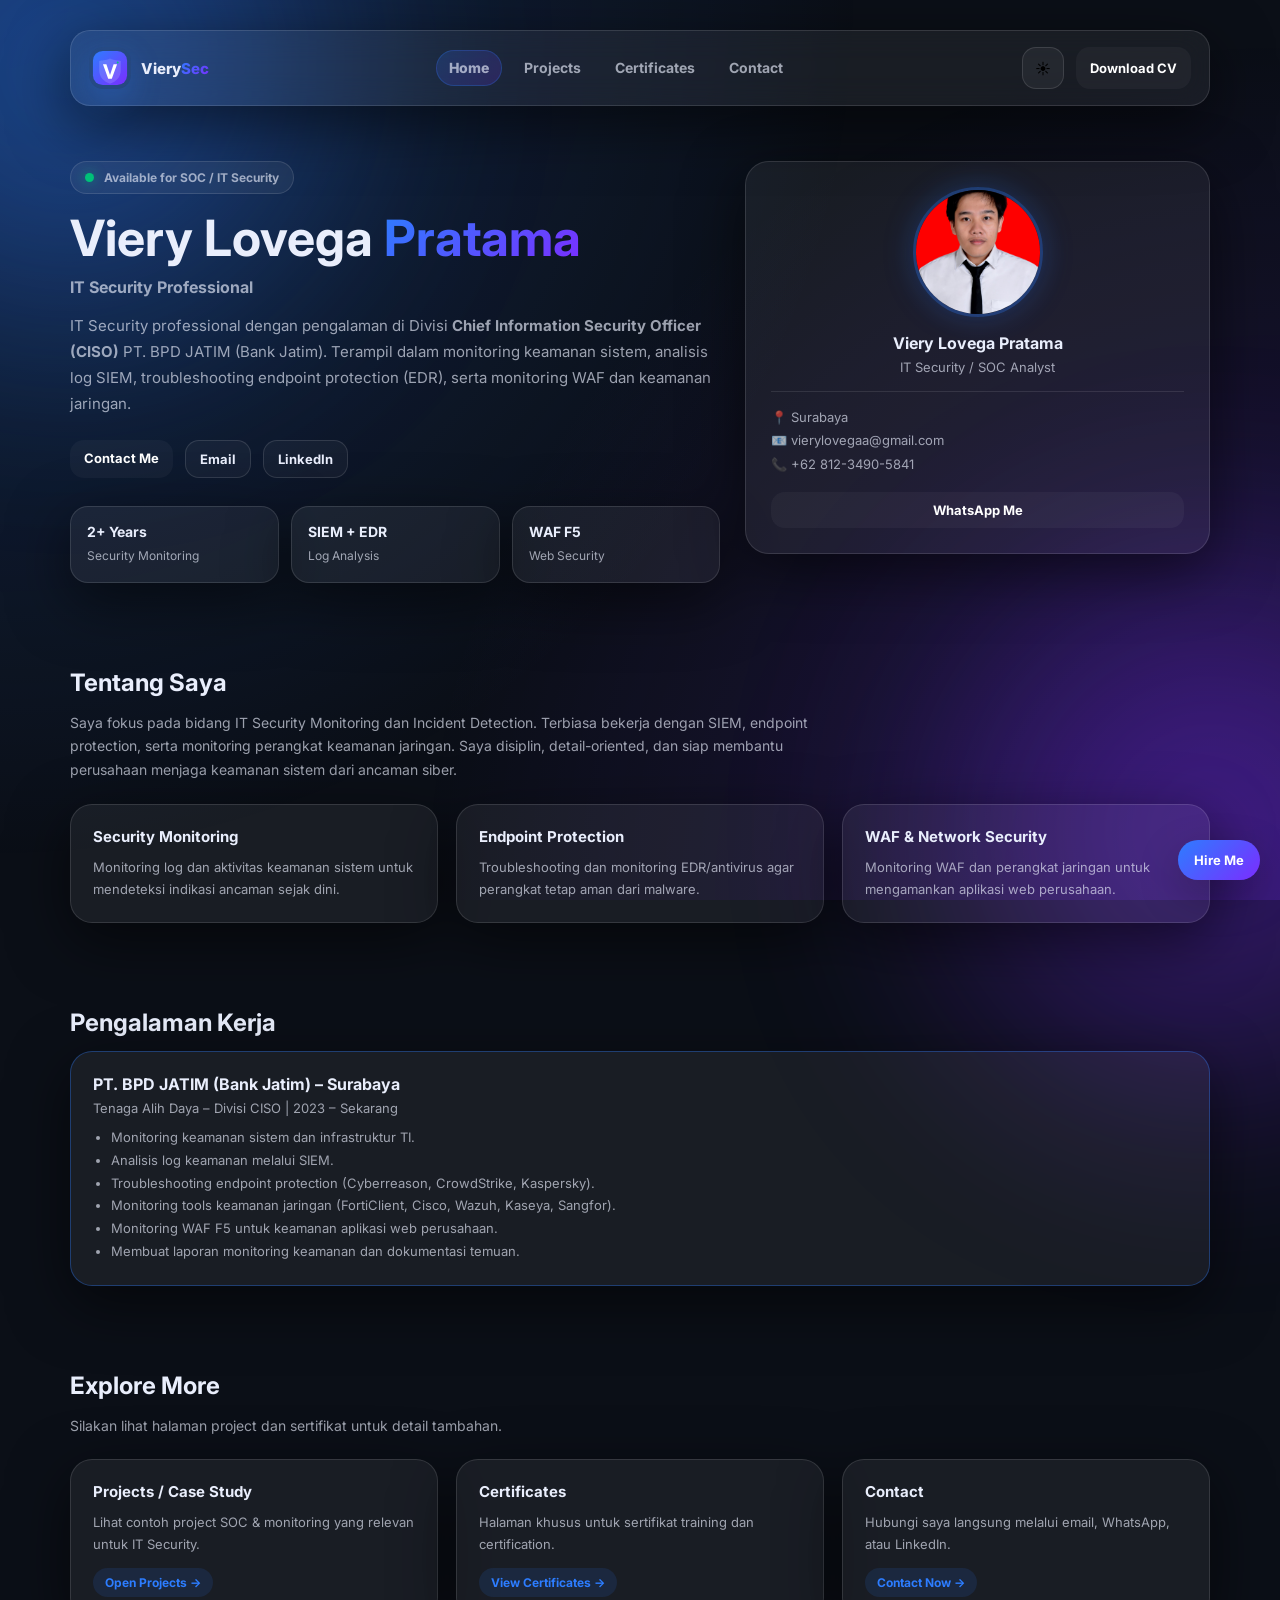
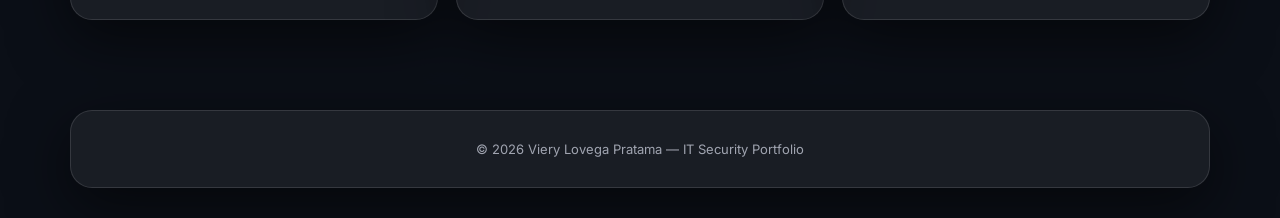
<file: index.html>
<!DOCTYPE html>
<html lang="id">
<head>
  <meta charset="UTF-8" />
  <meta name="viewport" content="width=device-width, initial-scale=1.0"/>
  <title>Viery Lovega Pratama | IT Security Portfolio</title>

  <meta name="description" content="Portfolio IT Security - Viery Lovega Pratama. Experienced in SIEM monitoring, endpoint protection, WAF monitoring, and log analysis.">
  <meta name="author" content="Viery Lovega Pratama">

  <meta property="og:title" content="Viery Lovega Pratama | IT Security Portfolio">
  <meta property="og:description" content="IT Security professional experienced in SIEM monitoring, endpoint protection, WAF monitoring, and log analysis.">
  <meta property="og:image" content="assets/img/og-image.png">

  <link rel="icon" type="image/svg+xml" href="assets/img/logo-viery.svg">
  <link rel="stylesheet" href="css/style.css">
  <link rel="apple-touch-icon" href="assets/img/logo-viery.svg">

  <link rel="preconnect" href="https://fonts.googleapis.com">
  <link rel="preconnect" href="https://fonts.gstatic.com" crossorigin>
  <link href="https://fonts.googleapis.com/css2?family=Inter:wght@300;400;600;700;800&display=swap" rel="stylesheet">
</head>

<body>

  <div class="bg-gradient"></div>
  <div class="bg-orb orb-1"></div>
  <div class="bg-orb orb-2"></div>

  <a class="floating-cta" href="contact.html">Hire Me</a>

  <div class="container">

    <!-- NAVBAR -->
    <div id="navbar-placeholder"></div>

    <!-- HERO -->
    <header class="hero">

      <div class="hero-left reveal">
        <div class="hero-badge">
          <span class="dot"></span>
          Available for SOC / IT Security
        </div>

        <h1>Viery Lovega <span>Pratama</span></h1>

        <h2 class="typing-text">
          <span id="typing"></span>
        </h2>

        <p>
          IT Security professional dengan pengalaman di Divisi <b>Chief Information Security Officer (CISO)</b>
          PT. BPD JATIM (Bank Jatim). Terampil dalam monitoring keamanan sistem, analisis log SIEM,
          troubleshooting endpoint protection (EDR), serta monitoring WAF dan keamanan jaringan.
        </p>

        <div class="hero-buttons">
          <a class="btn btn-primary" href="contact.html">Contact Me</a>
          <a class="btn btn-outline" href="mailto:vierylovegaa@gmail.com">Email</a>
          <a class="btn btn-outline" href="https://linkedin.com/in/viery-lovega-65450127a/" target="_blank">LinkedIn</a>
        </div>

        <div class="hero-stats">
          <div class="stat-card">
            <h3>2+ Years</h3>
            <p>Security Monitoring</p>
          </div>
          <div class="stat-card">
            <h3>SIEM + EDR</h3>
            <p>Log Analysis</p>
          </div>
          <div class="stat-card">
            <h3>WAF F5</h3>
            <p>Web Security</p>
          </div>
        </div>
      </div>

      <div class="hero-right reveal">
        <div class="profile-card">
          <img src="assets/img/PASFOTO.jpg" alt="Profile Photo">

          <h3>Viery Lovega Pratama</h3>
          <p class="role">IT Security / SOC Analyst</p>

          <div class="profile-info">
            <p><b>📍</b> Surabaya</p>
            <p><b>📧</b> vierylovegaa@gmail.com</p>
            <p><b>📞</b> +62 812-3490-5841</p>
          </div>

          <a class="btn btn-primary full-btn" href="https://wa.me/6281234905841" target="_blank">
            WhatsApp Me
          </a>
        </div>
      </div>

    </header>

    <!-- ABOUT -->
    <section>
      <h2 class="section-title reveal">Tentang Saya</h2>
      <p class="section-subtitle reveal">
        Saya fokus pada bidang IT Security Monitoring dan Incident Detection. Terbiasa bekerja dengan SIEM,
        endpoint protection, serta monitoring perangkat keamanan jaringan. Saya disiplin, detail-oriented,
        dan siap membantu perusahaan menjaga keamanan sistem dari ancaman siber.
      </p>

      <div class="grid reveal">
        <div class="card">
          <h4>Security Monitoring</h4>
          <p>Monitoring log dan aktivitas keamanan sistem untuk mendeteksi indikasi ancaman sejak dini.</p>
        </div>

        <div class="card">
          <h4>Endpoint Protection</h4>
          <p>Troubleshooting dan monitoring EDR/antivirus agar perangkat tetap aman dari malware.</p>
        </div>

        <div class="card">
          <h4>WAF & Network Security</h4>
          <p>Monitoring WAF dan perangkat jaringan untuk mengamankan aplikasi web perusahaan.</p>
        </div>
      </div>
    </section>

    <!-- EXPERIENCE -->
    <section>
      <h2 class="section-title reveal">Pengalaman Kerja</h2>

      <div class="timeline reveal">
        <div class="timeline-item premium">
          <h4>PT. BPD JATIM (Bank Jatim) – Surabaya</h4>
          <div class="meta">Tenaga Alih Daya – Divisi CISO | 2023 – Sekarang</div>
          <ul>
            <li>Monitoring keamanan sistem dan infrastruktur TI.</li>
            <li>Analisis log keamanan melalui SIEM.</li>
            <li>Troubleshooting endpoint protection (Cyberreason, CrowdStrike, Kaspersky).</li>
            <li>Monitoring tools keamanan jaringan (FortiClient, Cisco, Wazuh, Kaseya, Sangfor).</li>
            <li>Monitoring WAF F5 untuk keamanan aplikasi web perusahaan.</li>
            <li>Membuat laporan monitoring keamanan dan dokumentasi temuan.</li>
          </ul>
        </div>
      </div>
    </section>

    <!-- QUICK LINKS -->
    <section>
      <h2 class="section-title reveal">Explore More</h2>
      <p class="section-subtitle reveal">
        Silakan lihat halaman project dan sertifikat untuk detail tambahan.
      </p>

      <div class="grid reveal">
        <a class="card project-card" href="projects.html">
          <h4>Projects / Case Study</h4>
          <p>Lihat contoh project SOC & monitoring yang relevan untuk IT Security.</p>
          <span class="mini-tag">Open Projects →</span>
        </a>

        <a class="card project-card" href="certificates.html">
          <h4>Certificates</h4>
          <p>Halaman khusus untuk sertifikat training dan certification.</p>
          <span class="mini-tag">View Certificates →</span>
        </a>

        <a class="card project-card" href="contact.html">
          <h4>Contact</h4>
          <p>Hubungi saya langsung melalui email, WhatsApp, atau LinkedIn.</p>
          <span class="mini-tag">Contact Now →</span>
        </a>
      </div>
    </section>

    <!-- FOOTER -->
      <div id="footer-placeholder"></div>

  </div>

  <script src="js/layout.js"></script>
  <script src="js/main.js"></script>
</body>
</html>
</file>
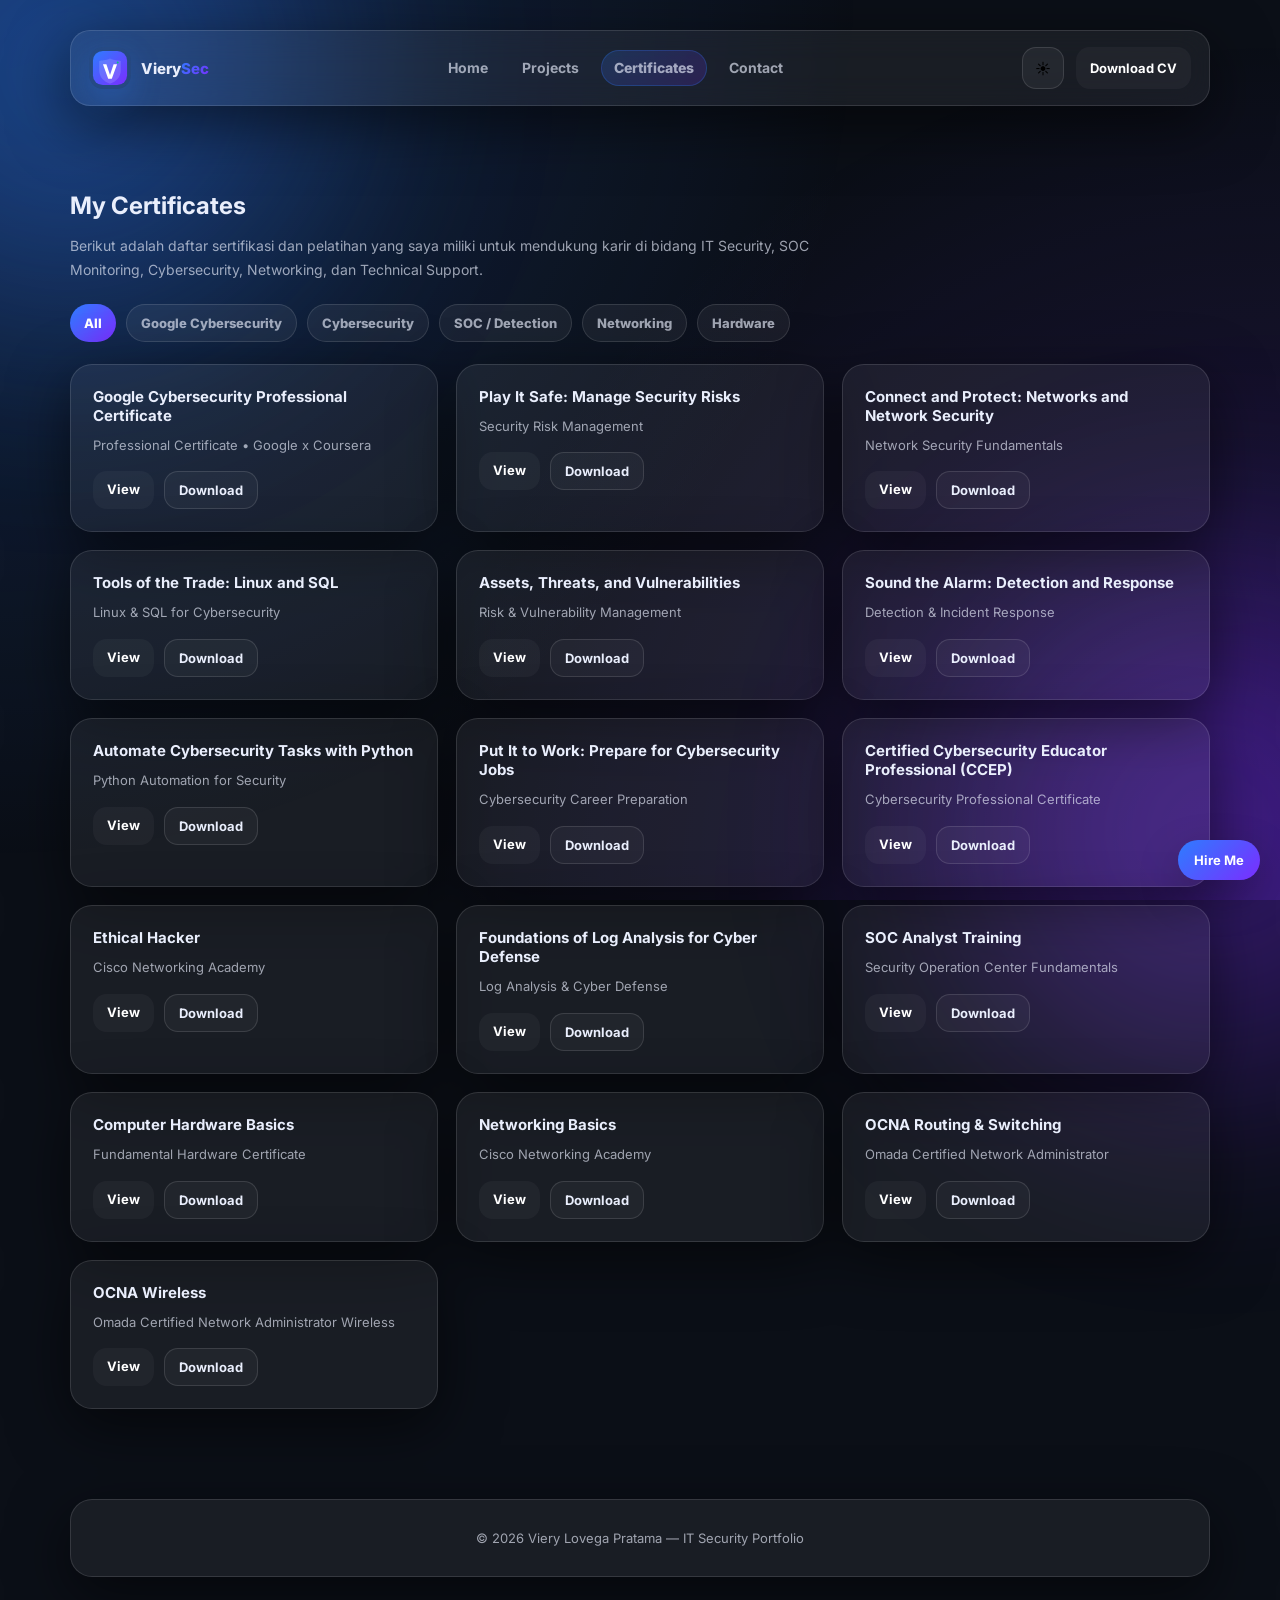
<file: certificates.html>
<!DOCTYPE html>
<html lang="id">
<head>
  <meta charset="UTF-8" />
  <meta name="viewport" content="width=device-width, initial-scale=1.0"/>
  <title>Certificates | Viery Lovega Pratama</title>

  <link rel="icon" type="image/svg+xml" href="assets/img/logo-viery.svg">
  <link rel="stylesheet" href="css/style.css">
  <link rel="apple-touch-icon" href="assets/img/logo-viery.svg">

  <link rel="preconnect" href="https://fonts.googleapis.com">
  <link rel="preconnect" href="https://fonts.gstatic.com" crossorigin>
  <link href="https://fonts.googleapis.com/css2?family=Inter:wght@300;400;600;700;800&display=swap" rel="stylesheet">
</head>

<body>
  <div class="bg-gradient"></div>
  <div class="bg-orb orb-1"></div>
  <div class="bg-orb orb-2"></div>

  <a class="floating-cta" href="contact.html">Hire Me</a>

  <div class="container">
    <div id="navbar-placeholder"></div>

    <section>
      <h2 class="section-title reveal">My Certificates</h2>
      <p class="section-subtitle reveal">
        Berikut adalah daftar sertifikasi dan pelatihan yang saya miliki untuk mendukung karir di bidang IT Security,
        SOC Monitoring, Cybersecurity, Networking, dan Technical Support.
      </p>

      <div class="cert-filter reveal">
        <button class="filter-btn active" data-filter="all">All</button>
        <button class="filter-btn" data-filter="google">Google Cybersecurity</button>
        <button class="filter-btn" data-filter="cyber">Cybersecurity</button>
        <button class="filter-btn" data-filter="soc">SOC / Detection</button>
        <button class="filter-btn" data-filter="network">Networking</button>
        <button class="filter-btn" data-filter="hardware">Hardware</button>
      </div>

      <div class="cert-grid reveal" id="certGrid">

        <div class="cert-card" data-category="google">
          <h4>Google Cybersecurity Professional Certificate</h4>
          <p>Professional Certificate • Google x Coursera</p>
          <div class="cert-actions">
            <a class="btn btn-primary" href="assets/certificates/Google_Cybersecurity.pdf" target="_blank">View</a>
            <a class="btn btn-outline" href="assets/certificates/Google_Cybersecurity.pdf" download>Download</a>
          </div>
        </div>

        <div class="cert-card" data-category="google">
          <h4>Play It Safe: Manage Security Risks</h4>
          <p>Security Risk Management</p>
          <div class="cert-actions">
            <a class="btn btn-primary" href="assets/certificates/Play_It_Safe_Manage_Security_Risks.pdf" target="_blank">View</a>
            <a class="btn btn-outline" href="assets/certificates/Play_It_Safe_Manage_Security_Risks.pdf" download>Download</a>
          </div>
        </div>

        <div class="cert-card" data-category="google">
          <h4>Connect and Protect: Networks and Network Security</h4>
          <p>Network Security Fundamentals</p>
          <div class="cert-actions">
            <a class="btn btn-primary" href="assets/certificates/Connect_and_Protect_Networks_and_Network_Security_.pdf" target="_blank">View</a>
            <a class="btn btn-outline" href="assets/certificates/Connect_and_Protect_Networks_and_Network_Security_.pdf" download>Download</a>
          </div>
        </div>

        <div class="cert-card" data-category="google">
          <h4>Tools of the Trade: Linux and SQL</h4>
          <p>Linux & SQL for Cybersecurity</p>
          <div class="cert-actions">
            <a class="btn btn-primary" href="assets/certificates/Tools_of_the_Trade_Linux_and_SQL.pdf" target="_blank">View</a>
            <a class="btn btn-outline" href="assets/certificates/Tools_of_the_Trade_Linux_and_SQL.pdf" download>Download</a>
          </div>
        </div>

        <div class="cert-card" data-category="google">
          <h4>Assets, Threats, and Vulnerabilities</h4>
          <p>Risk & Vulnerability Management</p>
          <div class="cert-actions">
            <a class="btn btn-primary" href="assets/certificates/Assets_Threats_and_Vulnerabilities.pdf" target="_blank">View</a>
            <a class="btn btn-outline" href="assets/certificates/Assets_Threats_and_Vulnerabilities.pdf" download>Download</a>
          </div>
        </div>

        <div class="cert-card" data-category="soc">
          <h4>Sound the Alarm: Detection and Response</h4>
          <p>Detection & Incident Response</p>
          <div class="cert-actions">
            <a class="btn btn-primary" href="assets/certificates/Sound_the_Alarm_Detection_and_Response.pdf" target="_blank">View</a>
            <a class="btn btn-outline" href="assets/certificates/Sound_the_Alarm_Detection_and_Response.pdf" download>Download</a>
          </div>
        </div>

        <div class="cert-card" data-category="google">
          <h4>Automate Cybersecurity Tasks with Python</h4>
          <p>Python Automation for Security</p>
          <div class="cert-actions">
            <a class="btn btn-primary" href="assets/certificates/Automate_Cybersecurity_Tasks_with_Python.pdf" target="_blank">View</a>
            <a class="btn btn-outline" href="assets/certificates/Automate_Cybersecurity_Tasks_with_Python.pdf" download>Download</a>
          </div>
        </div>

        <div class="cert-card" data-category="google">
          <h4>Put It to Work: Prepare for Cybersecurity Jobs</h4>
          <p>Cybersecurity Career Preparation</p>
          <div class="cert-actions">
            <a class="btn btn-primary" href="assets/certificates/Put_It_to_Work_Prepare_for_Cybersecurity_Jobs.pdf" target="_blank">View</a>
            <a class="btn btn-outline" href="assets/certificates/Put_It_to_Work_Prepare_for_Cybersecurity_Jobs.pdf" download>Download</a>
          </div>
        </div>

        <div class="cert-card" data-category="cyber">
          <h4>Certified Cybersecurity Educator Professional (CCEP)</h4>
          <p>Cybersecurity Professional Certificate</p>
          <div class="cert-actions">
            <a class="btn btn-primary" href="assets/certificates/Certified_Cybersecurity_Educator_Professional_(CCEP).pdf" target="_blank">View</a>
            <a class="btn btn-outline" href="assets/certificates/Certified_Cybersecurity_Educator_Professional_(CCEP).pdf" download>Download</a>
          </div>
        </div>

        <div class="cert-card" data-category="cyber">
          <h4>Ethical Hacker</h4>
          <p>Cisco Networking Academy</p>
          <div class="cert-actions">
            <a class="btn btn-primary" href="assets/certificates/Ethical_Hacker_certificate.pdf" target="_blank">View</a>
            <a class="btn btn-outline" href="assets/certificates/Ethical_Hacker_certificate.pdf" download>Download</a>
          </div>
        </div>

        <div class="cert-card" data-category="soc">
          <h4>Foundations of Log Analysis for Cyber Defense</h4>
          <p>Log Analysis & Cyber Defense</p>
          <div class="cert-actions">
            <a class="btn btn-primary" href="assets/certificates/Foundations_of_Log_Analysis_for_Cyber_Defense (2).pdf" target="_blank">View</a>
            <a class="btn btn-outline" href="assets/certificates/Foundations_of_Log_Analysis_for_Cyber_Defense (2).pdf" download>Download</a>
          </div>
        </div>

        <div class="cert-card" data-category="soc">
          <h4>SOC Analyst Training</h4>
          <p>Security Operation Center Fundamentals</p>
          <div class="cert-actions">
            <a class="btn btn-primary" href="assets/certificates/SOC_Analys.pdf" target="_blank">View</a>
            <a class="btn btn-outline" href="assets/certificates/SOC_Analys.pdf" download>Download</a>
          </div>
        </div>

        <div class="cert-card" data-category="hardware">
          <h4>Computer Hardware Basics</h4>
          <p>Fundamental Hardware Certificate</p>
          <div class="cert-actions">
            <a class="btn btn-primary" href="assets/certificates/Computer_Hardware_Basics_certificate.pdf" target="_blank">View</a>
            <a class="btn btn-outline" href="assets/certificates/Computer_Hardware_Basics_certificate.pdf" download>Download</a>
          </div>
        </div>

        <div class="cert-card" data-category="network">
          <h4>Networking Basics</h4>
          <p>Cisco Networking Academy</p>
          <div class="cert-actions">
            <a class="btn btn-primary" href="assets/certificates/Networking_Basics_certificate.pdf" target="_blank">View</a>
            <a class="btn btn-outline" href="assets/certificates/Networking_Basics_certificate.pdf" download>Download</a>
          </div>
        </div>

        <div class="cert-card" data-category="network">
          <h4>OCNA Routing & Switching</h4>
          <p>Omada Certified Network Administrator</p>
          <div class="cert-actions">
            <a class="btn btn-primary" href="assets/certificates/OCNA_Routing_Switching.pdf" target="_blank">View</a>
            <a class="btn btn-outline" href="assets/certificates/OCNA_Routing_Switching.pdf" download>Download</a>
          </div>
        </div>

        <div class="cert-card" data-category="network">
          <h4>OCNA Wireless</h4>
          <p>Omada Certified Network Administrator Wireless</p>
          <div class="cert-actions">
            <a class="btn btn-primary" href="assets/certificates/OCNA_Wireless.pdf" target="_blank">View</a>
            <a class="btn btn-outline" href="assets/certificates/OCNA_Wireless.pdf" download>Download</a>
          </div>
        </div>

      </div>
    </section>

    <div id="footer-placeholder"></div>
  </div>

  <script src="js/layout.js"></script>
  <script src="js/main.js"></script>

  <script>
    document.addEventListener("DOMContentLoaded", () => {
      const filterBtns = document.querySelectorAll(".filter-btn");
      const certCards = document.querySelectorAll(".cert-card");

      filterBtns.forEach((btn) => {
        btn.addEventListener("click", () => {
          filterBtns.forEach((item) => item.classList.remove("active"));
          btn.classList.add("active");

          const filter = btn.dataset.filter;

          certCards.forEach((card) => {
            const category = card.dataset.category;
            card.style.display = filter === "all" || category === filter ? "block" : "none";
          });
        });
      });
    });
  </script>
</body>
</html>
</file>
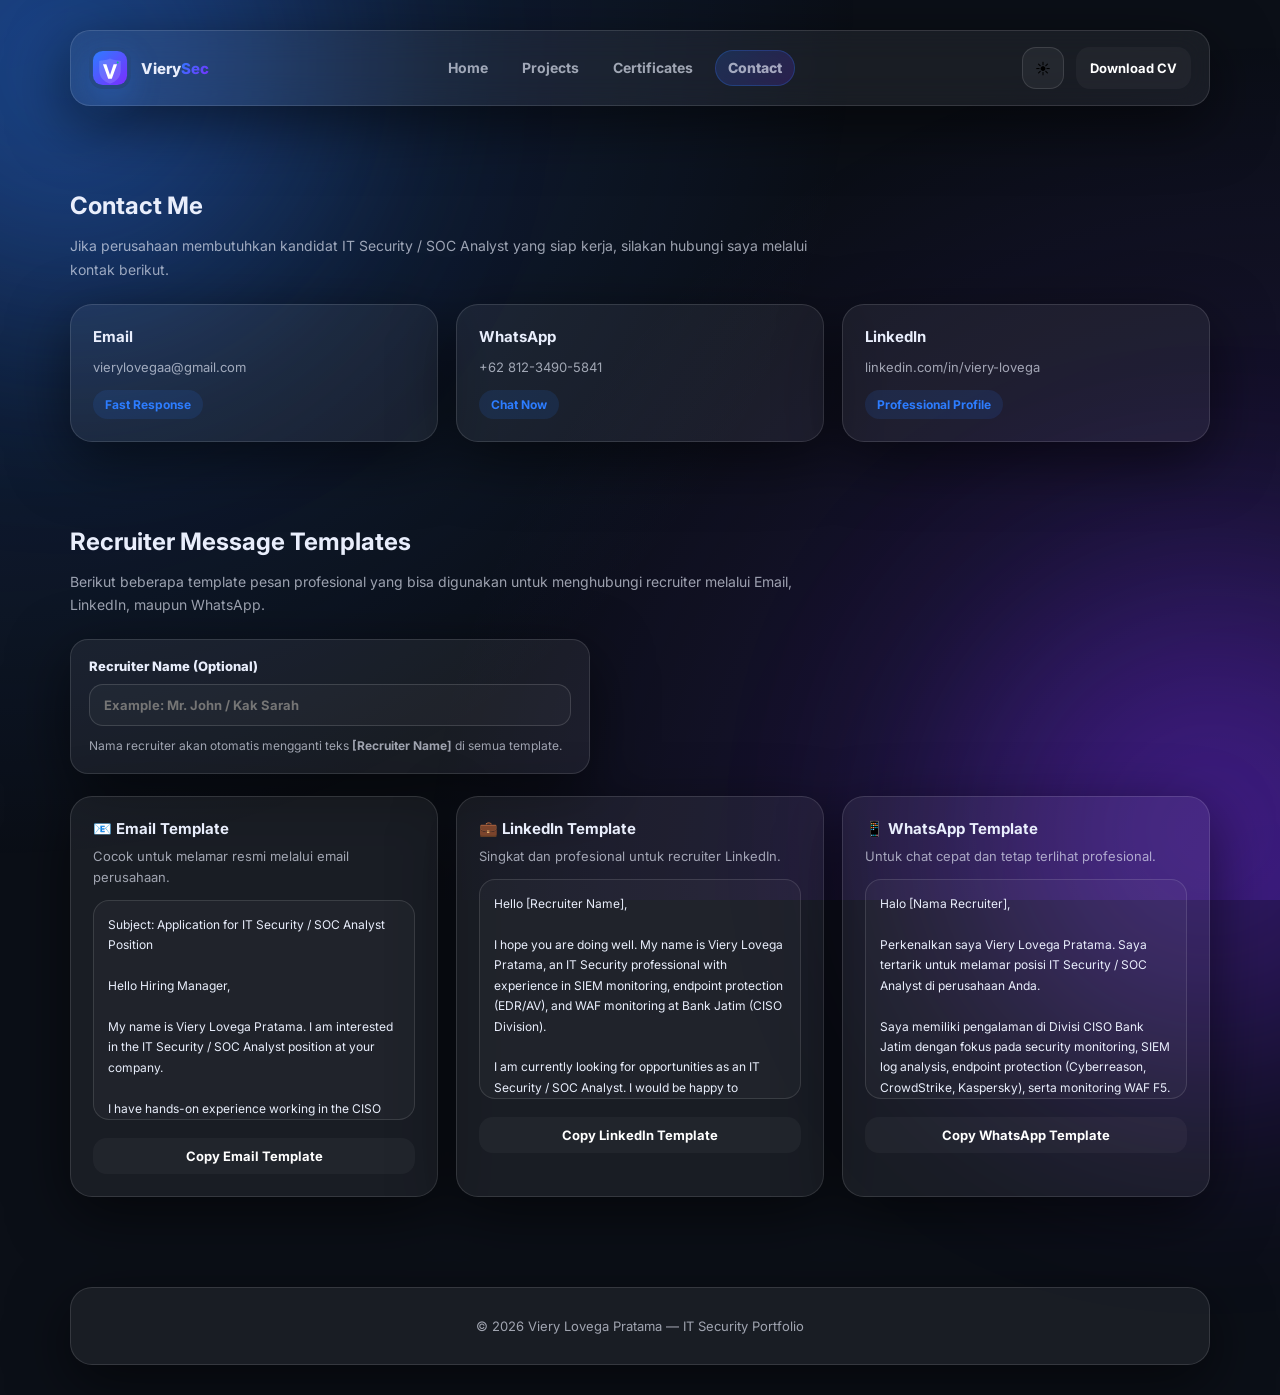
<file: contact.html>
<!DOCTYPE html>
<html lang="id">
<head>
  <meta charset="UTF-8" />
  <meta name="viewport" content="width=device-width, initial-scale=1.0"/>
  <title>Contact | Viery Lovega Pratama</title>

  <link rel="icon" type="image/svg+xml" href="assets/img/logo-viery.svg">
  <link rel="stylesheet" href="css/style.css">
  <link rel="apple-touch-icon" href="assets/img/logo-viery.svg">

  <link rel="preconnect" href="https://fonts.googleapis.com">
  <link rel="preconnect" href="https://fonts.gstatic.com" crossorigin>
  <link href="https://fonts.googleapis.com/css2?family=Inter:wght@300;400;600;700;800&display=swap" rel="stylesheet">
</head>

<body>

  <div class="bg-gradient"></div>
  <div class="bg-orb orb-1"></div>
  <div class="bg-orb orb-2"></div>

  <div class="container">

    <!-- NAVBAR -->
    <div id="navbar-placeholder"></div>

    <section>
      <h2 class="section-title reveal">Contact Me</h2>
      <p class="section-subtitle reveal">
        Jika perusahaan membutuhkan kandidat IT Security / SOC Analyst yang siap kerja,
        silakan hubungi saya melalui kontak berikut.
      </p>

      <div class="grid reveal">
        <div class="card">
          <h4>Email</h4>
          <p><a href="mailto:vierylovegaa@gmail.com">vierylovegaa@gmail.com</a></p>
          <span class="mini-tag">Fast Response</span>
        </div>

        <div class="card">
          <h4>WhatsApp</h4>
          <p><a href="https://wa.me/6281234905841" target="_blank">+62 812-3490-5841</a></p>
          <span class="mini-tag">Chat Now</span>
        </div>

        <div class="card">
          <h4>LinkedIn</h4>
          <p><a href="https://linkedin.com/in/viery-lovega-65450127a/" target="_blank">linkedin.com/in/viery-lovega</a></p>
          <span class="mini-tag">Professional Profile</span>
        </div>
      </div>
    </section>

    <section>
  <h2 class="section-title reveal">Recruiter Message Templates</h2>
  <p class="section-subtitle reveal">
    Berikut beberapa template pesan profesional yang bisa digunakan untuk menghubungi recruiter melalui
    Email, LinkedIn, maupun WhatsApp.
  </p>

  <div class="recruiter-input-box reveal">
  <label for="recruiterName">Recruiter Name (Optional)</label>
  <input type="text" id="recruiterName" placeholder="Example: Mr. John / Kak Sarah" />
  <p class="hint-text">
    Nama recruiter akan otomatis mengganti teks <b>[Recruiter Name]</b> di semua template.
  </p>
</div>

  <div class="message-grid reveal">

    <!-- EMAIL TEMPLATE -->
    <div class="message-card">
      <h4>📧 Email Template</h4>
      <p class="message-desc">Cocok untuk melamar resmi melalui email perusahaan.</p>

      <textarea readonly class="template-box" id="msgEmail">
Subject: Application for IT Security / SOC Analyst Position

Hello Hiring Manager,

My name is Viery Lovega Pratama. I am interested in the IT Security / SOC Analyst position at your company.

I have hands-on experience working in the CISO Division at Bank Jatim, focusing on security monitoring, SIEM log analysis, endpoint protection (Cyberreason, CrowdStrike, Kaspersky), and WAF monitoring (F5).

I would be grateful for the opportunity to discuss how my skills and experience can contribute to your security team.

Thank you for your time and consideration.

Best regards,
Viery Lovega Pratama
Phone: +62 812-3490-5841
Email: vierylovegaa@gmail.com
LinkedIn: linkedin.com/in/viery-lovega-65450127a/
      </textarea>

      <button class="btn btn-primary full-btn" onclick="copyMessage('msgEmail')">
        Copy Email Template
      </button>
    </div>

    <!-- LINKEDIN TEMPLATE -->
    <div class="message-card">
      <h4>💼 LinkedIn Template</h4>
      <p class="message-desc">Singkat dan profesional untuk recruiter LinkedIn.</p>

      <textarea readonly class="template-box" id="msgLinkedin">
Hello [Recruiter Name],

I hope you are doing well. My name is Viery Lovega Pratama, an IT Security professional with experience in SIEM monitoring, endpoint protection (EDR/AV), and WAF monitoring at Bank Jatim (CISO Division).

I am currently looking for opportunities as an IT Security / SOC Analyst. I would be happy to connect and discuss if there are any open positions that match my background.

Thank you,
Viery Lovega Pratama
      </textarea>

      <button class="btn btn-primary full-btn" onclick="copyMessage('msgLinkedin')">
        Copy LinkedIn Template
      </button>
    </div>

    <!-- WHATSAPP TEMPLATE -->
    <div class="message-card">
      <h4>📱 WhatsApp Template</h4>
      <p class="message-desc">Untuk chat cepat dan tetap terlihat profesional.</p>

      <textarea readonly class="template-box" id="msgWhatsapp">
Halo [Nama Recruiter],

Perkenalkan saya Viery Lovega Pratama. Saya tertarik untuk melamar posisi IT Security / SOC Analyst di perusahaan Anda.

Saya memiliki pengalaman di Divisi CISO Bank Jatim dengan fokus pada security monitoring, SIEM log analysis, endpoint protection (Cyberreason, CrowdStrike, Kaspersky), serta monitoring WAF F5.

Apabila ada kesempatan, saya ingin berdiskusi lebih lanjut terkait lowongan yang tersedia.
Terima kasih banyak 🙏

Salam,
Viery Lovega Pratama
      </textarea>

      <button class="btn btn-primary full-btn" onclick="copyMessage('msgWhatsapp')">
        Copy WhatsApp Template
      </button>
    </div>

  </div>
</section>

<!-- FOOTER -->
<div id="footer-placeholder"></div>

  </div>

  <script src="js/layout.js"></script>
  <script src="js/main.js"></script>
</body>
</html>
</file>
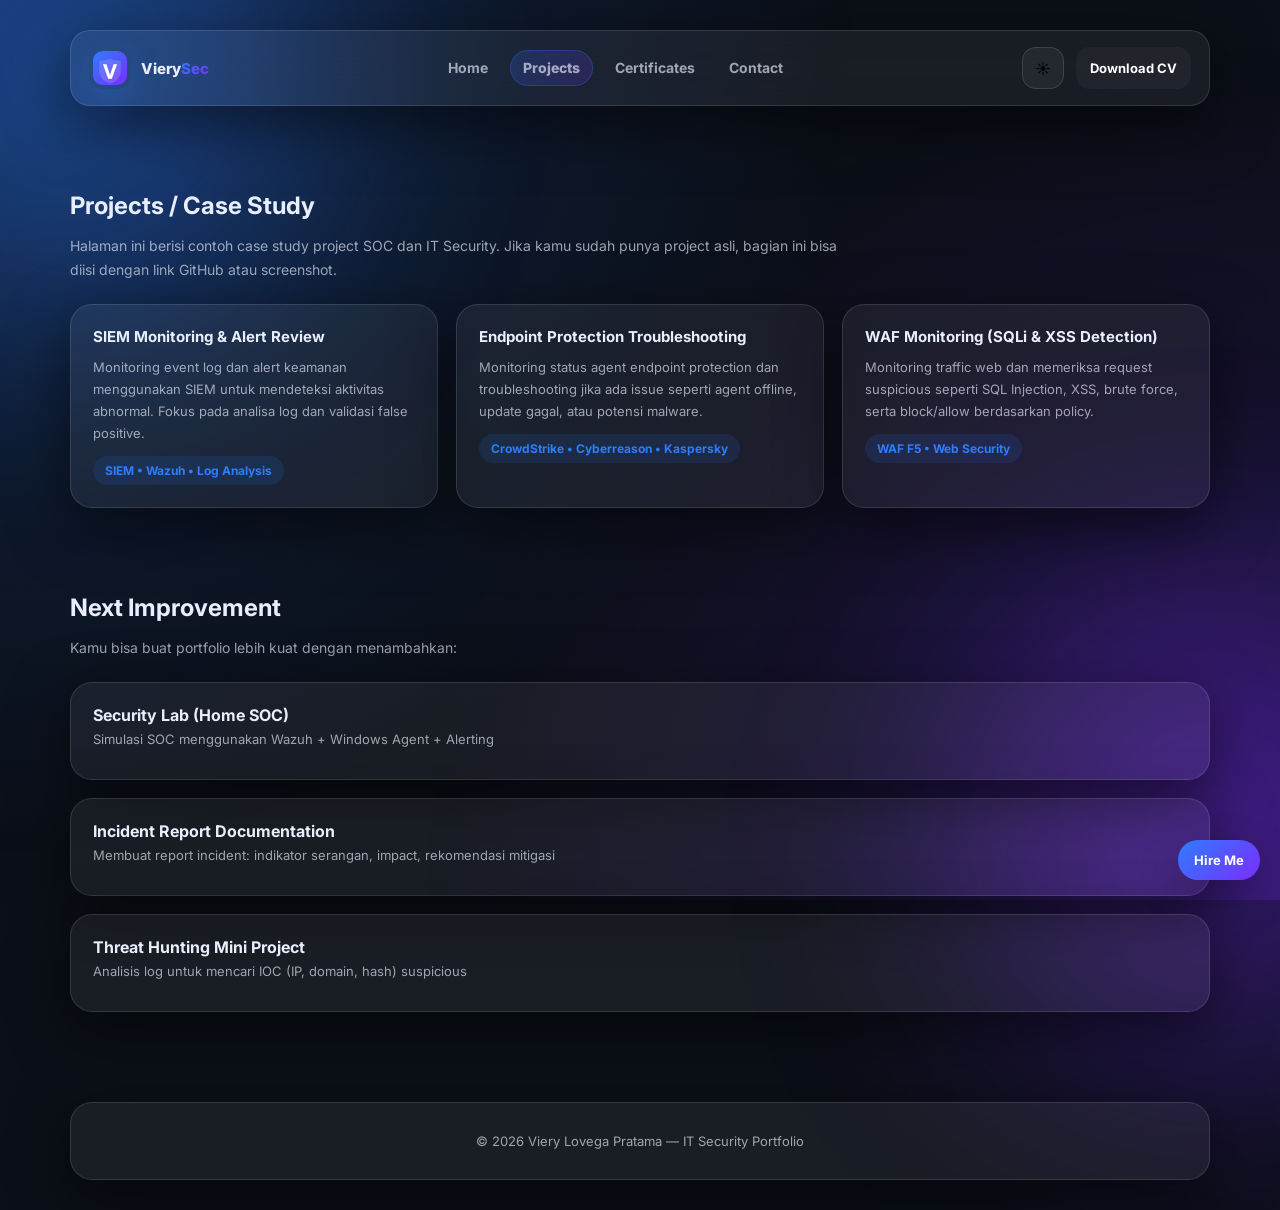
<file: projects.html>
<!DOCTYPE html>
<html lang="id">
<head>
  <meta charset="UTF-8" />
  <meta name="viewport" content="width=device-width, initial-scale=1.0"/>
  <title>Viery Lovega Pratama | IT Security Portfolio</title>

  <meta name="description" content="Portfolio IT Security - Viery Lovega Pratama. Experienced in SIEM monitoring, endpoint protection, WAF monitoring, and log analysis.">
  <meta name="author" content="Viery Lovega Pratama">

  <meta property="og:title" content="Viery Lovega Pratama | IT Security Portfolio">
  <meta property="og:description" content="IT Security professional experienced in SIEM monitoring, endpoint protection, WAF monitoring, and log analysis.">
  <meta property="og:image" content="assets/img/og-image.png">

  <link rel="icon" type="image/svg+xml" href="assets/img/logo-viery.svg">
  <link rel="stylesheet" href="css/style.css">
  <link rel="apple-touch-icon" href="assets/img/logo-viery.svg">

  <link rel="preconnect" href="https://fonts.googleapis.com">
  <link rel="preconnect" href="https://fonts.gstatic.com" crossorigin>
  <link href="https://fonts.googleapis.com/css2?family=Inter:wght@300;400;600;700;800&display=swap" rel="stylesheet">
</head>

<body>

  <div class="bg-gradient"></div>
  <div class="bg-orb orb-1"></div>
  <div class="bg-orb orb-2"></div>

  <a class="floating-cta" href="contact.html">Hire Me</a>

  <div class="container">

    <!-- NAVBAR -->
    <div id="navbar-placeholder"></div>

    <section>
      <h2 class="section-title reveal">Projects / Case Study</h2>
      <p class="section-subtitle reveal">
        Halaman ini berisi contoh case study project SOC dan IT Security.
        Jika kamu sudah punya project asli, bagian ini bisa diisi dengan link GitHub atau screenshot.
      </p>

      <div class="grid reveal">
        <div class="card project-card">
          <h4>SIEM Monitoring & Alert Review</h4>
          <p>
            Monitoring event log dan alert keamanan menggunakan SIEM untuk mendeteksi aktivitas abnormal.
            Fokus pada analisa log dan validasi false positive.
          </p>
          <span class="mini-tag">SIEM • Wazuh • Log Analysis</span>
        </div>

        <div class="card project-card">
          <h4>Endpoint Protection Troubleshooting</h4>
          <p>
            Monitoring status agent endpoint protection dan troubleshooting jika ada issue seperti agent offline,
            update gagal, atau potensi malware.
          </p>
          <span class="mini-tag">CrowdStrike • Cyberreason • Kaspersky</span>
        </div>

        <div class="card project-card">
          <h4>WAF Monitoring (SQLi & XSS Detection)</h4>
          <p>
            Monitoring traffic web dan memeriksa request suspicious seperti SQL Injection, XSS, brute force,
            serta block/allow berdasarkan policy.
          </p>
          <span class="mini-tag">WAF F5 • Web Security</span>
        </div>
      </div>
    </section>

    <section>
      <h2 class="section-title reveal">Next Improvement</h2>
      <p class="section-subtitle reveal">
        Kamu bisa buat portfolio lebih kuat dengan menambahkan:
      </p>

      <div class="timeline reveal">
        <div class="timeline-item">
          <h4>Security Lab (Home SOC)</h4>
          <div class="meta">Simulasi SOC menggunakan Wazuh + Windows Agent + Alerting</div>
        </div>

        <div class="timeline-item">
          <h4>Incident Report Documentation</h4>
          <div class="meta">Membuat report incident: indikator serangan, impact, rekomendasi mitigasi</div>
        </div>

        <div class="timeline-item">
          <h4>Threat Hunting Mini Project</h4>
          <div class="meta">Analisis log untuk mencari IOC (IP, domain, hash) suspicious</div>
        </div>
      </div>
    </section>

    <!-- FOOTER -->
      <div id="footer-placeholder"></div>

  </div>

  <script src="js/layout.js"></script>
  <script src="js/main.js"></script>
</body>
</html>
</file>
<file: css/style.css>
/* =========================================================
   ULTRA PREMIUM MULTI-PAGE PORTFOLIO CSS (CLEAN VERSION)
   ========================================================= */

/* =========================
   ROOT VARIABLES
   ========================= */
:root {
  --bg: #f7f9ff;
  --card: rgba(255, 255, 255, 0.65);
  --border: rgba(20, 40, 120, 0.12);

  --text: #0b1020;
  --muted: rgba(11, 16, 32, 0.65);

  --accent: #2d7dff;
  --accent2: #7b2dff;
  --success: #00c47a;

  --shadow: 0 18px 60px rgba(0, 0, 0, 0.1);
}

/* =========================
   DARK MODE VARIABLES
   ========================= */
body.dark {
  --bg: #0b0f17;
  --card: rgba(255, 255, 255, 0.06);
  --border: rgba(255, 255, 255, 0.12);

  --text: #e9eefc;
  --muted: rgba(233, 238, 252, 0.65);

  --shadow: 0 18px 60px rgba(0, 0, 0, 0.55);
}

/* =========================
   BASE RESET
   ========================= */
* {
  margin: 0;
  padding: 0;
  box-sizing: border-box;
  font-family: "Inter", sans-serif;
}

html {
  scroll-behavior: smooth;
}

body {
  background: var(--bg);
  color: var(--text);
  overflow-x: hidden;
}

a {
  text-decoration: none;
  color: inherit;
}

/* =========================
   NAVBAR LOGO
   ========================= */

.logo-img {
  width: 42px;
  height: 42px;
  border-radius: 14px;
  box-shadow: 0 12px 30px rgba(45, 125, 255, 0.25);
}

.logo-highlight {
  background: linear-gradient(135deg, var(--accent), var(--accent2));
  background-clip: text;
  -webkit-background-clip: text;
  -webkit-text-fill-color: transparent;
}

/* =========================
   LAYOUT
   ========================= */
.container {
  width: 100%;
  max-width: 1180px;
  margin: auto;
  padding: 30px 20px;
}

section {
  margin-top: 85px;
}

/* =========================
   BACKGROUND EFFECTS
   ========================= */
.bg-gradient {
  position: fixed;
  width: 100%;
  height: 100%;
  background: radial-gradient(circle at top left, rgba(45, 125, 255, 0.22), transparent 55%),
    radial-gradient(circle at bottom right, rgba(123, 45, 255, 0.2), transparent 55%);
  z-index: -3;
}

.bg-orb {
  position: fixed;
  width: 500px;
  height: 500px;
  border-radius: 50%;
  filter: blur(120px);
  opacity: 0.35;
  z-index: -2;
}

.orb-1 {
  background: var(--accent);
  top: -180px;
  left: -180px;
}

.orb-2 {
  background: var(--accent2);
  bottom: -180px;
  right: -180px;
}

/* =========================
   FLOATING CTA BUTTON
   ========================= */
.floating-cta {
  position: fixed;
  bottom: 20px;
  right: 20px;
  padding: 12px 16px;
  border-radius: 999px;
  font-size: 13px;
  font-weight: 700;
  color: #fff;
  background: linear-gradient(135deg, var(--accent), var(--accent2));
  box-shadow: 0 15px 40px rgba(0, 0, 0, 0.25);
  z-index: 999;
  transition: 0.25s;
}

.floating-cta:hover {
  transform: translateY(-4px);
}

/* =========================
   NAVBAR
   ========================= */
.navbar {
  display: flex;
  justify-content: space-between;
  align-items: center;

  padding: 16px 18px;
  border: 1px solid var(--border);
  background: var(--card);

  border-radius: 20px;
  box-shadow: var(--shadow);

  position: sticky;
  top: 15px;
  z-index: 200;

  transition: 0.25s;
  backdrop-filter: blur(16px);
  -webkit-backdrop-filter: blur(16px);
}

.logo {
  display: flex;
  align-items: center;
  gap: 10px;
  font-weight: 800;
}

.logo-icon {
  width: 35px;
  height: 35px;
  border-radius: 12px;

  display: flex;
  align-items: center;
  justify-content: center;

  color: #fff;
  background: linear-gradient(135deg, var(--accent), var(--accent2));
}

.logo-text {
  font-size: 15px;
}

.nav-links {
  display: flex;
  align-items: center;
  gap: 10px;
  font-size: 14px;
  font-weight: 700;
  color: var(--muted);
}

.nav-links a {
  padding: 8px 12px;
  border-radius: 999px;
  transition: 0.25s;
  line-height: 1;
  display: inline-flex;
  align-items: center;
  justify-content: center;
  min-height: 36px;
}

.nav-links a:hover {
  background: rgba(45, 125, 255, 0.10);
  color: var(--text);
}

.nav-actions {
  display: flex;
  align-items: center;
  gap: 12px;
}

.navbar {
  gap: 16px;
}

.nav-actions .btn {
  height: 42px;
  display: flex;
  align-items: center;
}

/* ACTIVE LINK */
.active-link {
  font-weight: 800;
  border: 1px solid rgba(45, 125, 255, 0.25);
  background: linear-gradient(135deg, rgba(45, 125, 255, 0.18), rgba(123, 45, 255, 0.18));
}

/* =========================
   BUTTONS
   ========================= */
.btn {
  display: inline-block;

  padding: 10px 14px;
  border-radius: 14px;

  font-size: 13px;
  font-weight: 700;

  border: 1px solid var(--border);
  background: rgba(255, 255, 255, 0.45);

  cursor: pointer;
  transition: 0.25s;
  color: var(--text);
}

body.dark .btn {
  background: rgba(255, 255, 255, 0.04);
}

.btn:hover {
  transform: translateY(-2px);
  box-shadow: 0 15px 30px rgba(0, 0, 0, 0.12);
}

.btn-primary {
  border: none;
  color: #fff;
  background: linear-gradient(135deg, var(--accent), var(--accent2));
}

.btn-outline {
  background: transparent;
}

.full-btn {
  width: 100%;
  text-align: center;
}

/* =========================
   THEME TOGGLE BUTTON
   ========================= */
.theme-toggle {
  width: 42px;
  height: 42px;
  border-radius: 14px;

  border: 1px solid var(--border);
  background: rgba(255, 255, 255, 0.5);

  cursor: pointer;
  font-size: 15px;
  transition: 0.25s;
}

body.dark .theme-toggle {
  background: rgba(255, 255, 255, 0.05);
}

.theme-toggle:hover {
  transform: translateY(-2px);
}

/* =========================
   HAMBURGER MENU
   ========================= */
.hamburger {
  display: none;
  flex-direction: column;
  gap: 5px;

  background: transparent;
  border: none;
  cursor: pointer;
}

.hamburger span {
  width: 26px;
  height: 2px;
  background: var(--text);
  border-radius: 10px;
}

/* =========================
   HERO SECTION
   ========================= */
.hero {
  margin-top: 55px;

  display: grid;
  grid-template-columns: 1.4fr 1fr;
  gap: 25px;

  align-items: start;
}

.hero-badge {
  display: inline-flex;
  align-items: center;
  gap: 10px;

  padding: 8px 14px;
  border-radius: 999px;

  border: 1px solid var(--border);
  background: var(--card);

  font-size: 12px;
  font-weight: 700;
  color: var(--muted);

  margin-bottom: 18px;
}

.hero-badge .dot {
  width: 9px;
  height: 9px;

  border-radius: 50%;
  background: var(--success);
  box-shadow: 0 0 12px rgba(0, 196, 122, 0.6);
}

.hero-left h1 {
  font-size: 50px;
  line-height: 1.05;
  margin-bottom: 12px;
}

.hero-left h1 span {
  background: linear-gradient(135deg, var(--accent), var(--accent2));
  background-clip: text;
  -webkit-background-clip: text;
  -webkit-text-fill-color: transparent;
}

.typing-text {
  font-size: 16px;
  margin-bottom: 16px;
  color: var(--muted);
  font-weight: 700;
}

.hero-left p {
  font-size: 15px;
  line-height: 1.75;
  color: var(--muted);
  max-width: 760px;
}

.hero-buttons {
  display: flex;
  gap: 12px;
  flex-wrap: wrap;
  margin-top: 22px;
}

.hero-stats {
  margin-top: 28px;

  display: grid;
  grid-template-columns: repeat(3, 1fr);
  gap: 12px;
}

.stat-card {
  padding: 16px;
  border-radius: 18px;

  border: 1px solid var(--border);
  background: var(--card);

  box-shadow: var(--shadow);
}

.stat-card h3 {
  font-size: 14px;
  margin-bottom: 5px;
}

.stat-card p {
  font-size: 12px;
  color: var(--muted);
}

/* =========================
   PROFILE CARD
   ========================= */
.profile-card {
  padding: 25px;
  border-radius: 24px;

  border: 1px solid var(--border);
  background: var(--card);

  box-shadow: var(--shadow);
  text-align: center;
}

.profile-card img {
  width: 130px;
  height: 130px;

  object-fit: cover;
  border-radius: 50%;

  border: 3px solid rgba(45, 125, 255, 0.35);
  box-shadow: 0 0 30px rgba(45, 125, 255, 0.25);

  margin-bottom: 12px;
}

.profile-card h3 {
  font-size: 16px;
}

.profile-card .role {
  font-size: 13px;
  color: var(--muted);

  margin-top: 6px;
  margin-bottom: 16px;
}

.profile-info {
  text-align: left;

  border-top: 1px solid rgba(0, 0, 0, 0.08);
  padding-top: 14px;
  margin-bottom: 16px;

  color: var(--muted);
  font-size: 13px;
  line-height: 1.8;
}

body.dark .profile-info {
  border-top: 1px solid rgba(255, 255, 255, 0.1);
}

/* =========================
   SECTION HEADINGS
   ========================= */
.section-title {
  font-size: 24px;
  margin-bottom: 14px;
}

.section-subtitle {
  color: var(--muted);
  font-size: 14px;
  line-height: 1.7;

  margin-bottom: 22px;
  max-width: 780px;
}

/* =========================
   GRID + CARDS
   ========================= */
.grid {
  display: grid;
  grid-template-columns: repeat(3, 1fr);
  gap: 18px;
}

.card {
  padding: 22px;
  border-radius: 22px;

  border: 1px solid var(--border);
  background: var(--card);

  box-shadow: var(--shadow);
  transition: 0.25s;
}

.card:hover {
  transform: translateY(-6px);
}

.card h4 {
  font-size: 15px;
  margin-bottom: 10px;
}

.card p {
  font-size: 13px;
  line-height: 1.7;
  color: var(--muted);
}

.mini-tag {
  display: inline-block;

  margin-top: 12px;
  padding: 7px 12px;
  border-radius: 999px;

  font-size: 12px;
  font-weight: 700;

  background: rgba(45, 125, 255, 0.12);
  color: var(--accent);
}

/* =========================
   CERTIFICATES PAGE
   ========================= */
.cert-filter {
  display: flex;
  gap: 10px;
  flex-wrap: wrap;
  margin-bottom: 22px;
}

.filter-btn {
  padding: 10px 14px;
  border-radius: 999px;
  border: 1px solid var(--border);
  background: var(--card);
  cursor: pointer;
  font-size: 13px;
  font-weight: 800;
  color: var(--muted);
  transition: 0.25s;
}

.filter-btn:hover {
  transform: translateY(-2px);
  color: var(--text);
}

.filter-btn.active {
  background: linear-gradient(135deg, var(--accent), var(--accent2));
  color: #fff;
  border: none;
}

.cert-grid {
  display: grid;
  grid-template-columns: repeat(3, 1fr);
  gap: 18px;
}

.cert-card {
  padding: 22px;
  border-radius: 22px;
  border: 1px solid var(--border);
  background: var(--card);
  box-shadow: var(--shadow);
  transition: 0.25s;
}

.cert-card:hover {
  transform: translateY(-6px);
}

.cert-card h4 {
  font-size: 15px;
  margin-bottom: 10px;
}

.cert-card p {
  font-size: 13px;
  color: var(--muted);
  line-height: 1.6;
}

.cert-actions {
  display: flex;
  gap: 10px;
  margin-top: 16px;
}

/* =========================
   MESSAGE TEMPLATE SECTION
   ========================= */
.message-grid {
  display: grid;
  grid-template-columns: repeat(3, 1fr);
  gap: 18px;
}

.message-card {
  padding: 22px;
  border-radius: 22px;
  border: 1px solid var(--border);
  background: var(--card);
  box-shadow: var(--shadow);
  transition: 0.25s;
}

.message-card:hover {
  transform: translateY(-6px);
}

.message-card h4 {
  font-size: 15px;
  margin-bottom: 8px;
}

.message-desc {
  font-size: 13px;
  color: var(--muted);
  margin-bottom: 12px;
  line-height: 1.6;
}

.message-card textarea {
  width: 100%;
  height: 220px;
  border-radius: 16px;
  padding: 14px;
  resize: none;
  border: 1px solid rgba(45, 125, 255, 0.18);
  background: rgba(255, 255, 255, 0.55);
  font-size: 12px;
  line-height: 1.7;
  color: var(--text);
  outline: none;
  margin-bottom: 14px;
}

body.dark .message-card textarea {
  background: rgba(255, 255, 255, 0.03);
  border: 1px solid rgba(255, 255, 255, 0.12);
  color: var(--text);
}

/* =========================
   TIMELINE
   ========================= */
.timeline {
  display: flex;
  flex-direction: column;
  gap: 18px;
}

.timeline-item {
  padding: 22px;
  border-radius: 22px;

  border: 1px solid var(--border);
  background: var(--card);

  box-shadow: var(--shadow);
}

.timeline-item.premium {
  border: 1px solid rgba(45, 125, 255, 0.35);
}

.timeline-item h4 {
  font-size: 16px;
  margin-bottom: 6px;
}

.timeline-item .meta {
  font-size: 13px;
  color: var(--muted);
  margin-bottom: 10px;
}

ul {
  margin-left: 18px;
  color: var(--muted);

  font-size: 13px;
  line-height: 1.75;
}

/* =========================
   SKILLS
   ========================= */
.skills-grid {
  display: grid;
  grid-template-columns: repeat(3, 1fr);
  gap: 18px;
}

.skill-box {
  padding: 22px;
  border-radius: 22px;

  border: 1px solid var(--border);
  background: var(--card);

  box-shadow: var(--shadow);
}

.skill-box h4 {
  margin-bottom: 12px;
}

.badges {
  display: flex;
  flex-wrap: wrap;
  gap: 10px;
}

.badges span {
  padding: 8px 12px;
  border-radius: 999px;

  font-size: 12px;
  font-weight: 700;

  border: 1px solid rgba(45, 125, 255, 0.22);
  background: rgba(45, 125, 255, 0.08);
  color: var(--accent);

  transition: 0.2s;
}

body.dark .badges span {
  border: 1px solid rgba(255, 255, 255, 0.14);
  background: rgba(255, 255, 255, 0.03);
  color: var(--muted);
}

.badges span:hover {
  transform: translateY(-2px);
}

/* =========================
   FOOTER
   ========================= */
footer {
  margin-top: 90px;
  padding: 30px;

  border-radius: 22px;
  border: 1px solid var(--border);

  background: var(--card);
  box-shadow: var(--shadow);

  text-align: center;
  color: var(--muted);
  font-size: 13px;
}

/* =========================
   REVEAL ANIMATION
   ========================= */
.reveal {
  opacity: 0;
  transform: translateY(22px);
  transition: 0.9s ease;
}

.reveal.active {
  opacity: 1;
  transform: translateY(0);
}

/* =========================
   RESPONSIVE DESIGN
   ========================= */
@media (max-width: 950px) {
  .hero {
    grid-template-columns: 1fr;
  }

  .message-grid {
    grid-template-columns: 1fr;
  }

  .grid {
    grid-template-columns: 1fr;
  }

  .skills-grid {
    grid-template-columns: 1fr;
  }

  .hero-stats {
    grid-template-columns: 1fr;
  }

  .nav-links {
    display: none;
    flex-direction: column;

    position: absolute;
    top: 78px;
    right: 20px;

    width: 240px;
    border-radius: 18px;

    border: 1px solid var(--border);
    background: var(--card);

    padding: 16px;
    gap: 12px;

    box-shadow: var(--shadow);
    backdrop-filter: blur(14px);
    -webkit-backdrop-filter: blur(14px);
  }

  .nav-links.show {
    display: flex;
  }

  .hamburger {
    display: flex;
  }

  .hero-left h1 {
    font-size: 38px;
  }
}

/* =========================
   RECRUITER INPUT BOX
   ========================= */
.recruiter-input-box {
  margin-bottom: 22px;
  padding: 18px;
  border-radius: 18px;
  border: 1px solid var(--border);
  background: var(--card);
  box-shadow: var(--shadow);
  max-width: 520px;
}

.recruiter-input-box label {
  display: block;
  font-size: 13px;
  font-weight: 800;
  margin-bottom: 10px;
}

.recruiter-input-box input {
  width: 100%;
  padding: 12px 14px;
  border-radius: 14px;
  border: 1px solid rgba(45, 125, 255, 0.22);
  background: rgba(255, 255, 255, 0.55);
  outline: none;
  font-size: 13px;
  font-weight: 700;
  color: var(--text);
}

.recruiter-input-box input:focus {
  border-color: rgba(45, 125, 255, 0.55);
}

body.dark .recruiter-input-box input {
  background: rgba(255, 255, 255, 0.03);
  border: 1px solid rgba(255, 255, 255, 0.14);
}

.hint-text {
  font-size: 12px;
  margin-top: 10px;
  color: var(--muted);
  line-height: 1.6;
}
</file>
